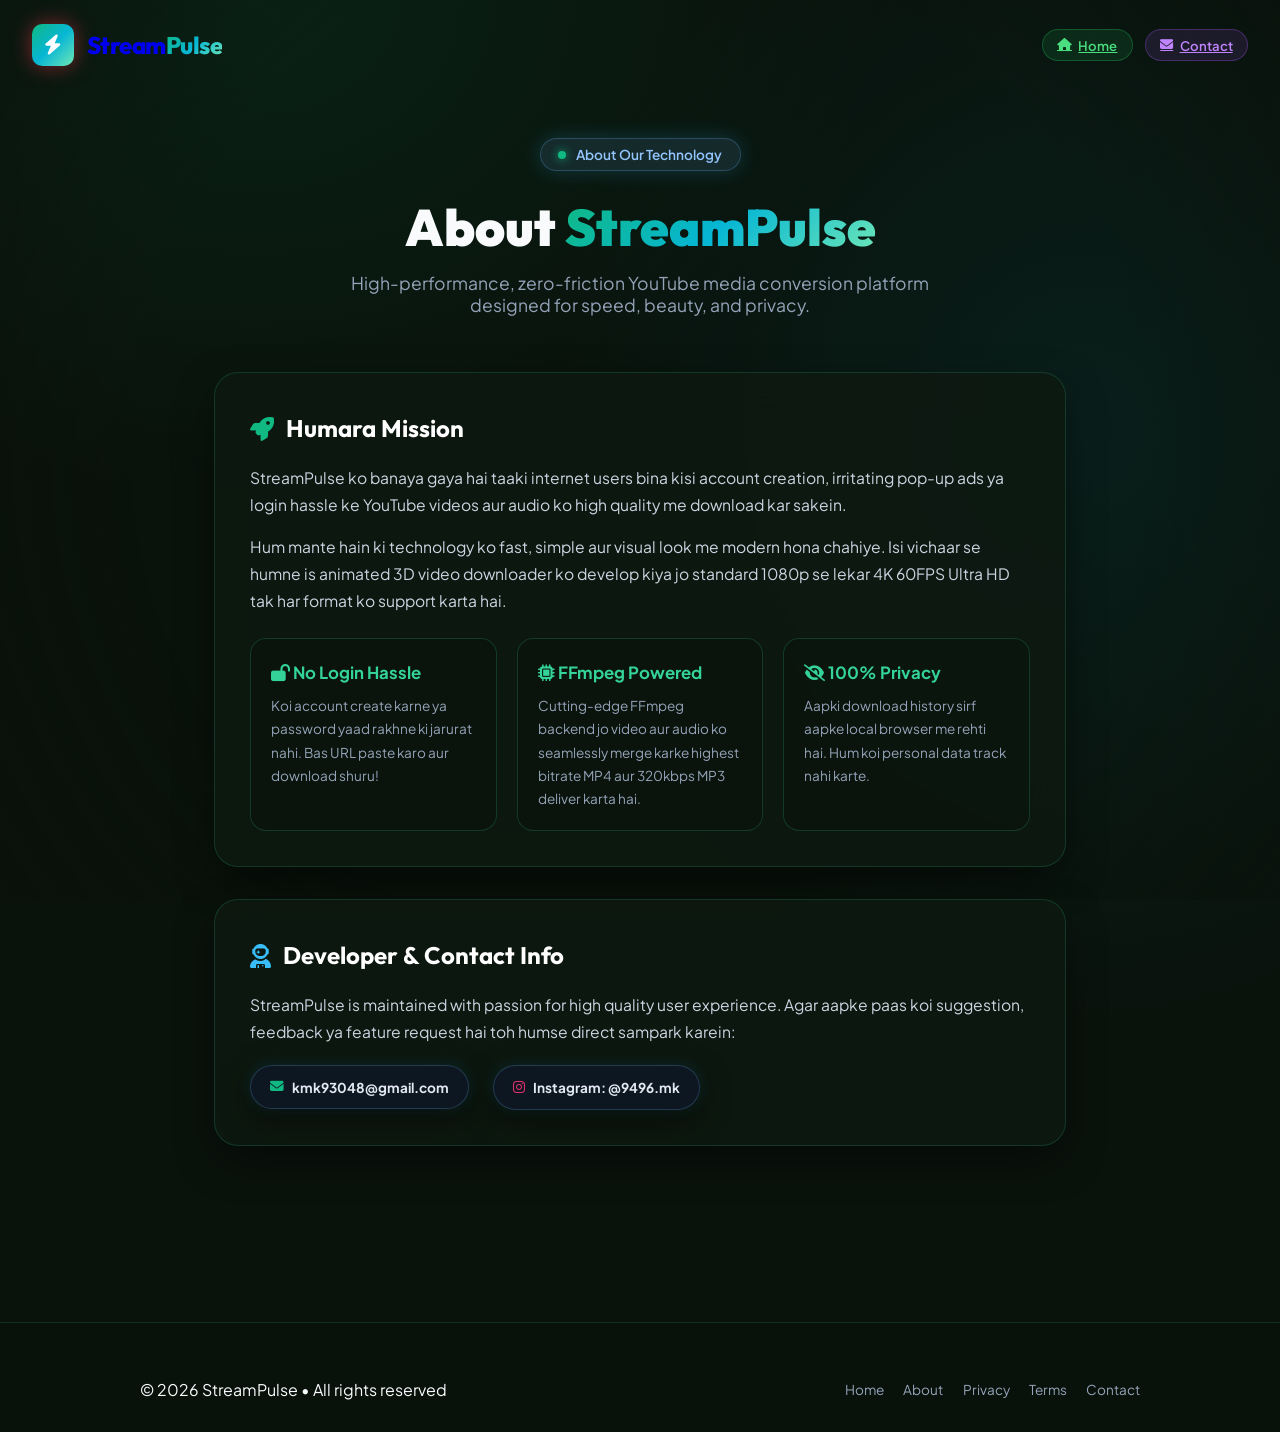
<file: static/about.html>
<!DOCTYPE html>
<html lang="en">
<head>
  <meta charset="UTF-8">
  <meta name="viewport" content="width=device-width, initial-scale=1.0">
  <title>About Us - StreamPulse | High Speed 4K YouTube Downloader</title>
  <meta name="description" content="Learn about StreamPulse, the fastest 3D animated YouTube video and MP3 audio downloader with zero login, 4K UHD support, and complete user privacy.">
  <link rel="canonical" href="https://ytpulse.net/about.html">
  <link rel="preconnect" href="https://fonts.googleapis.com">
  <link rel="preconnect" href="https://fonts.gstatic.com" crossorigin>
  <link href="https://fonts.googleapis.com/css2?family=Plus+Jakarta+Sans:wght@300;400;500;600;700;800&family=Outfit:wght@400;600;800;900&display=swap" rel="stylesheet">
  <link rel="stylesheet" href="https://cdnjs.cloudflare.com/ajax/libs/font-awesome/6.5.1/css/all.min.css">
  <link rel="stylesheet" href="style.css">
  
  <style>
    .page-container {
      max-width: 900px;
      margin: 0 auto;
      padding: 3rem 1.5rem 5rem;
    }
    .page-header {
      text-align: center;
      margin-bottom: 3.5rem;
    }
    .page-title {
      font-family: var(--font-display);
      font-size: clamp(2.2rem, 4vw, 3.2rem);
      font-weight: 900;
      margin-bottom: 0.8rem;
    }
    .about-card {
      padding: 2.2rem;
      border-radius: var(--radius-lg);
      margin-bottom: 2rem;
      line-height: 1.7;
    }
    .about-card h2 {
      font-family: var(--font-display);
      font-size: 1.5rem;
      color: #fff;
      margin-bottom: 1rem;
      display: flex;
      align-items: center;
      gap: 0.75rem;
    }
    .about-card p {
      color: #cbd5e1;
      margin-bottom: 1rem;
      font-size: 0.98rem;
    }
    .features-list {
      display: grid;
      grid-template-columns: repeat(auto-fit, minmax(240px, 1fr));
      gap: 1.25rem;
      margin-top: 1.5rem;
    }
    .feature-item {
      background: rgba(10, 18, 12, 0.5);
      border: 1px solid rgba(52, 211, 153, 0.2);
      padding: 1.25rem;
      border-radius: var(--radius-md);
    }
    .feature-item h4 {
      color: #34d399;
      font-size: 1.05rem;
      margin-bottom: 0.4rem;
    }
    .feature-item p {
      font-size: 0.85rem;
      color: var(--text-muted);
      margin-bottom: 0;
    }
  </style>
</head>
<body>
  <!-- Fullscreen HD Background Video -->
  <div class="fullscreen-video-bg">
    <video src="mk.mp4" autoplay loop muted playsinline></video>
    <div class="video-overlay-tint"></div>
    <div class="video-overlay-vignette"></div>
  </div>

  <canvas id="bg-canvas"></canvas>

  <!-- Navbar -->
  <header class="navbar">
    <div class="nav-container">
      <a href="/" class="logo">
        <div class="logo-icon"><i class="fa-solid fa-bolt"></i></div>
        <span class="logo-text">Stream<span class="gradient-text">Pulse</span></span>
      </a>
      <div class="nav-badges">
        <a href="/" class="badge badge-glow"><i class="fa-solid fa-house"></i> Home</a>
        <a href="/contact.html" class="badge badge-secondary"><i class="fa-solid fa-envelope"></i> Contact</a>
      </div>
    </div>
  </header>

  <main class="page-container">
    <div class="page-header">
      <div class="hero-badge animate-float">
        <span class="pulse-dot"></span>
        <span>About Our Technology</span>
      </div>
      <h1 class="page-title">About <span class="gradient-text">StreamPulse</span></h1>
      <p style="color: var(--text-muted); font-size: 1.1rem; max-width: 650px; margin: 0 auto;">
        High-performance, zero-friction YouTube media conversion platform designed for speed, beauty, and privacy.
      </p>
    </div>

    <!-- Mission Card -->
    <div class="about-card glass-card">
      <h2><i class="fa-solid fa-rocket" style="color: #10b981;"></i> Humara Mission</h2>
      <p>
        StreamPulse ko banaya gaya hai taaki internet users bina kisi account creation, irritating pop-up ads ya login hassle ke YouTube videos aur audio ko high quality me download kar sakein.
      </p>
      <p>
        Hum mante hain ki technology ko fast, simple aur visual look me modern hona chahiye. Isi vichaar se humne is animated 3D video downloader ko develop kiya jo standard 1080p se lekar 4K 60FPS Ultra HD tak har format ko support karta hai.
      </p>

      <div class="features-list">
        <div class="feature-item">
          <h4><i class="fa-solid fa-lock-open"></i> No Login Hassle</h4>
          <p>Koi account create karne ya password yaad rakhne ki jarurat nahi. Bas URL paste karo aur download shuru!</p>
        </div>
        <div class="feature-item">
          <h4><i class="fa-solid fa-microchip"></i> FFmpeg Powered</h4>
          <p>Cutting-edge FFmpeg backend jo video aur audio ko seamlessly merge karke highest bitrate MP4 aur 320kbps MP3 deliver karta hai.</p>
        </div>
        <div class="feature-item">
          <h4><i class="fa-solid fa-eye-slash"></i> 100% Privacy</h4>
          <p>Aapki download history sirf aapke local browser me rehti hai. Hum koi personal data track nahi karte.</p>
        </div>
      </div>
    </div>

    <!-- Creator Contact Card -->
    <div class="about-card glass-card">
      <h2><i class="fa-solid fa-user-astronaut" style="color: #38bdf8;"></i> Developer & Contact Info</h2>
      <p>
        StreamPulse is maintained with passion for high quality user experience. Agar aapke paas koi suggestion, feedback ya feature request hai toh humse direct sampark karein:
      </p>
      
      <div style="display: flex; gap: 1.5rem; flex-wrap: wrap; margin-top: 1.25rem;">
        <a href="mailto:kmk93048@gmail.com" class="chip-3d" style="text-decoration: none;">
          <i class="fa-solid fa-envelope" style="color: #10b981;"></i>
          <span>kmk93048@gmail.com</span>
        </a>
        <a href="https://instagram.com/9496.mk" target="_blank" rel="noopener noreferrer" class="chip-3d" style="text-decoration: none;">
          <i class="fa-brands fa-instagram" style="color: #e1306c;"></i>
          <span>Instagram: @9496.mk</span>
        </a>
      </div>
    </div>

  </main>

  <footer class="footer">
    <div style="max-width: 1000px; margin: 0 auto; display: flex; justify-content: space-between; flex-wrap: wrap; gap: 1rem; align-items: center;">
      <p>© 2026 StreamPulse • All rights reserved</p>
      <div style="display: flex; gap: 1.2rem; font-size: 0.85rem;">
        <a href="/" style="color: var(--text-muted); text-decoration: none;">Home</a>
        <a href="/about.html" style="color: var(--text-muted); text-decoration: none;">About</a>
        <a href="/privacy.html" style="color: var(--text-muted); text-decoration: none;">Privacy</a>
        <a href="/terms.html" style="color: var(--text-muted); text-decoration: none;">Terms</a>
        <a href="/contact.html" style="color: var(--text-muted); text-decoration: none;">Contact</a>
      </div>
    </div>
  </footer>
</body>
</html>
</file>
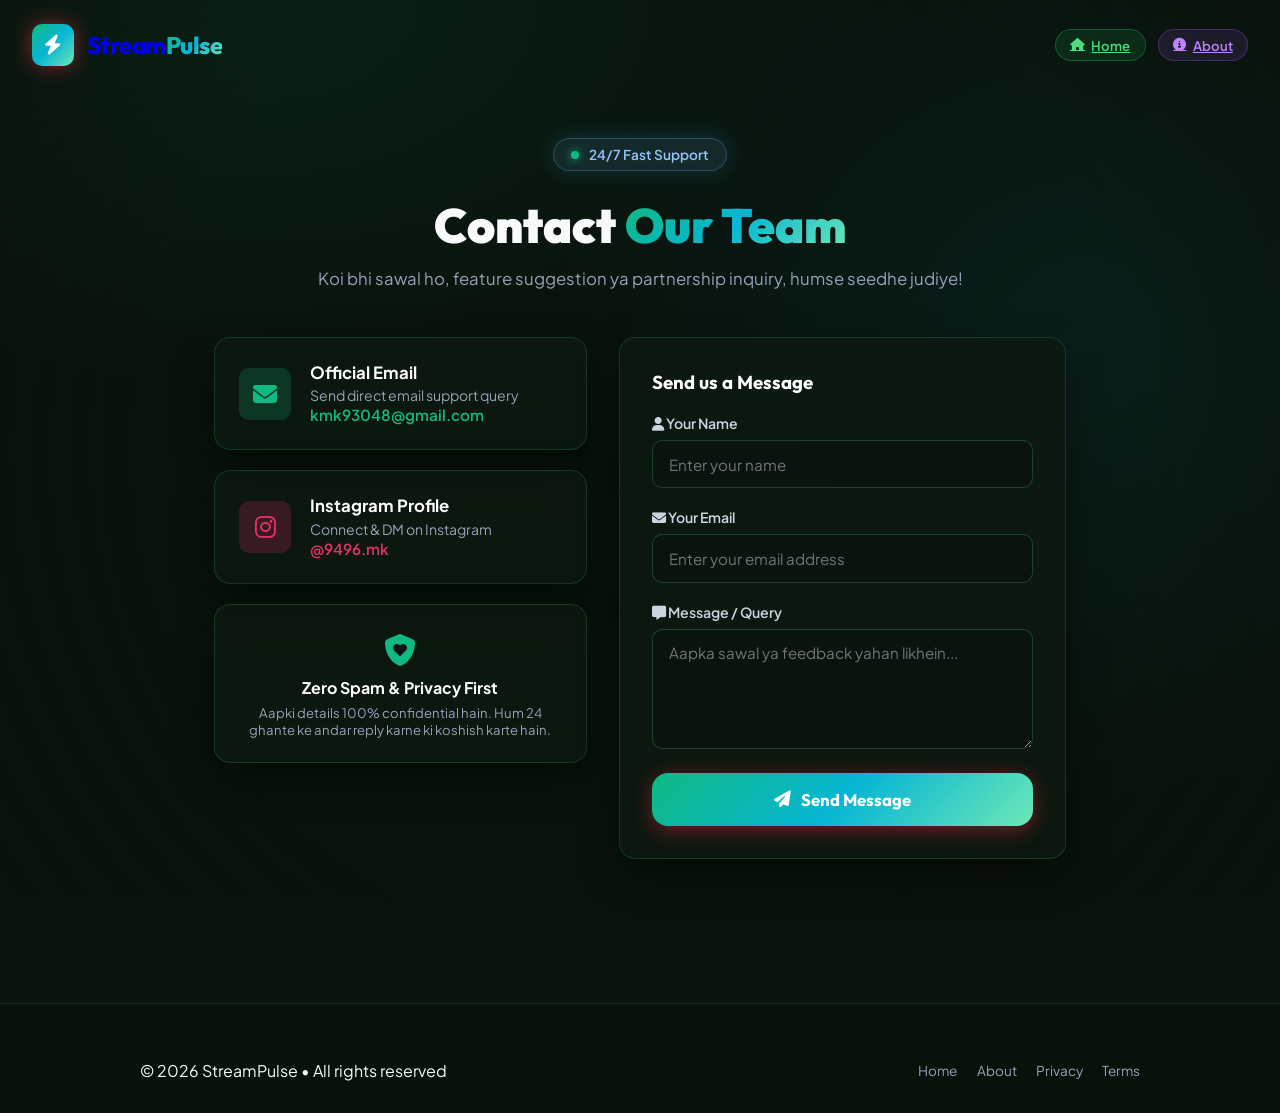
<file: static/contact.html>
<!DOCTYPE html>
<html lang="en">
<head>
  <meta charset="UTF-8">
  <meta name="viewport" content="width=device-width, initial-scale=1.0">
  <title>Contact Us - StreamPulse Support & Queries</title>
  <meta name="description" content="Get in touch with StreamPulse support team. Contact us via email kmk93048@gmail.com or Instagram @9496.mk for assistance, business inquiries, and feedback.">
  <meta name="keywords" content="contact StreamPulse, youtube downloader support, email kmk93048@gmail.com, instagram 9496.mk">
  <link rel="canonical" href="https://ytpulse.net/contact.html">

  <!-- OpenGraph Meta Tags -->
  <meta property="og:title" content="Contact Us - StreamPulse">
  <meta property="og:description" content="Reach out to StreamPulse team for support, feature requests or inquiries.">
  <meta property="og:type" content="website">

  <!-- Google Fonts & Icons -->
  <link rel="preconnect" href="https://fonts.googleapis.com">
  <link rel="preconnect" href="https://fonts.gstatic.com" crossorigin>
  <link href="https://fonts.googleapis.com/css2?family=Plus+Jakarta+Sans:wght@300;400;500;600;700;800&family=Outfit:wght@400;600;800;900&display=swap" rel="stylesheet">
  <link rel="stylesheet" href="https://cdnjs.cloudflare.com/ajax/libs/font-awesome/6.5.1/css/all.min.css">
  <link rel="stylesheet" href="style.css">
  
  <style>
    .page-container {
      max-width: 900px;
      margin: 0 auto;
      padding: 3rem 1.5rem 5rem;
    }
    .page-header {
      text-align: center;
      margin-bottom: 3rem;
    }
    .page-title {
      font-family: var(--font-display);
      font-size: clamp(2.2rem, 4vw, 3rem);
      font-weight: 900;
      margin-bottom: 0.8rem;
    }
    .contact-grid {
      display: grid;
      grid-template-columns: 1fr 1.2fr;
      gap: 2rem;
    }
    @media (max-width: 768px) {
      .contact-grid {
        grid-template-columns: 1fr;
      }
    }
    .contact-cards-col {
      display: flex;
      flex-direction: column;
      gap: 1.25rem;
    }
    .contact-channel-card {
      padding: 1.5rem;
      display: flex;
      align-items: center;
      gap: 1.2rem;
      border-radius: var(--radius-md);
      text-decoration: none;
      color: inherit;
      transition: all 0.3s ease;
    }
    .contact-channel-card:hover {
      transform: translateY(-3px);
      border-color: rgba(52, 211, 153, 0.5);
      box-shadow: 0 10px 30px rgba(16, 185, 129, 0.2);
    }
    .channel-icon {
      width: 52px;
      height: 52px;
      border-radius: var(--radius-sm);
      display: flex;
      align-items: center;
      justify-content: center;
      font-size: 1.5rem;
    }
    .channel-info h4 {
      font-size: 1.05rem;
      color: #fff;
      font-weight: 700;
      margin-bottom: 0.2rem;
    }
    .channel-info p {
      font-size: 0.88rem;
      color: var(--text-muted);
    }
    .channel-value {
      font-size: 0.95rem;
      color: var(--primary-red);
      font-weight: 600;
      word-break: break-all;
    }
    .form-group {
      margin-bottom: 1.25rem;
    }
    .form-group label {
      display: block;
      font-size: 0.88rem;
      font-weight: 600;
      margin-bottom: 0.5rem;
      color: #cbd5e1;
    }
    .form-control {
      width: 100%;
      background: rgba(10, 18, 12, 0.6);
      border: 1px solid rgba(52, 211, 153, 0.25);
      border-radius: var(--radius-sm);
      padding: 0.85rem 1rem;
      color: #fff;
      font-family: var(--font-body);
      font-size: 0.95rem;
      outline: none;
      transition: all 0.2s ease;
    }
    .form-control:focus {
      border-color: #10b981;
      box-shadow: 0 0 15px rgba(16, 185, 129, 0.3);
    }
    textarea.form-control {
      resize: vertical;
      min-height: 120px;
    }
  </style>
</head>
<body>
  <!-- Fullscreen HD Background Video -->
  <div class="fullscreen-video-bg">
    <video src="mk.mp4" autoplay loop muted playsinline></video>
    <div class="video-overlay-tint"></div>
    <div class="video-overlay-vignette"></div>
  </div>

  <canvas id="bg-canvas"></canvas>

  <!-- Navbar -->
  <header class="navbar">
    <div class="nav-container">
      <a href="/" class="logo">
        <div class="logo-icon"><i class="fa-solid fa-bolt"></i></div>
        <span class="logo-text">Stream<span class="gradient-text">Pulse</span></span>
      </a>
      <div class="nav-badges">
        <a href="/" class="badge badge-glow"><i class="fa-solid fa-house"></i> Home</a>
        <a href="/about.html" class="badge badge-secondary"><i class="fa-solid fa-circle-info"></i> About</a>
      </div>
    </div>
  </header>

  <main class="page-container">
    <div class="page-header">
      <div class="hero-badge animate-float">
        <span class="pulse-dot"></span>
        <span>24/7 Fast Support</span>
      </div>
      <h1 class="page-title">Contact <span class="gradient-text">Our Team</span></h1>
      <p style="color: var(--text-muted); font-size: 1.05rem;">
        Koi bhi sawal ho, feature suggestion ya partnership inquiry, humse seedhe judiye!
      </p>
    </div>

    <div class="contact-grid">
      <!-- Direct Contact Channels -->
      <div class="contact-cards-col">
        
        <!-- Official Email Card -->
        <a href="mailto:kmk93048@gmail.com" class="contact-channel-card glass-card">
          <div class="channel-icon" style="background: rgba(16, 185, 129, 0.2); color: #10b981;">
            <i class="fa-solid fa-envelope"></i>
          </div>
          <div class="channel-info">
            <h4>Official Email</h4>
            <p>Send direct email support query</p>
            <span class="channel-value">kmk93048@gmail.com</span>
          </div>
        </a>

        <!-- Instagram Profile Card -->
        <a href="https://instagram.com/9496.mk" target="_blank" rel="noopener noreferrer" class="contact-channel-card glass-card">
          <div class="channel-icon" style="background: rgba(225, 48, 108, 0.2); color: #e1306c;">
            <i class="fa-brands fa-instagram"></i>
          </div>
          <div class="channel-info">
            <h4>Instagram Profile</h4>
            <p>Connect & DM on Instagram</p>
            <span class="channel-value" style="color: #e1306c;">@9496.mk</span>
          </div>
        </a>

        <!-- Fast Response Guarantee -->
        <div class="glass-card" style="padding: 1.5rem; text-align: center; border-radius: var(--radius-md);">
          <div style="font-size: 2rem; color: #10b981; margin-bottom: 0.5rem;">
            <i class="fa-solid fa-shield-heart"></i>
          </div>
          <h4 style="color: #fff; margin-bottom: 0.4rem;">Zero Spam & Privacy First</h4>
          <p style="font-size: 0.82rem; color: var(--text-muted);">
            Aapki details 100% confidential hain. Hum 24 ghante ke andar reply karne ki koshish karte hain.
          </p>
        </div>

      </div>

      <!-- Quick Message Form -->
      <div class="glass-card" style="padding: 2rem; border-radius: var(--radius-md);">
        <h3 style="color: #fff; margin-bottom: 1.25rem; font-family: var(--font-display);">Send us a Message</h3>
        <form id="contact-form">
          <div class="form-group">
            <label for="c-name"><i class="fa-solid fa-user"></i> Your Name</label>
            <input type="text" id="c-name" class="form-control" placeholder="Enter your name" required>
          </div>
          <div class="form-group">
            <label for="c-email"><i class="fa-solid fa-envelope"></i> Your Email</label>
            <input type="email" id="c-email" class="form-control" placeholder="Enter your email address" required>
          </div>
          <div class="form-group">
            <label for="c-msg"><i class="fa-solid fa-message"></i> Message / Query</label>
            <textarea id="c-msg" class="form-control" placeholder="Aapka sawal ya feedback yahan likhein..." required></textarea>
          </div>
          <button type="submit" class="btn-primary" style="width: 100%;">
            <i class="fa-solid fa-paper-plane"></i> Send Message
          </button>
        </form>
      </div>

    </div>
  </main>

  <footer class="footer">
    <div style="max-width: 1000px; margin: 0 auto; display: flex; justify-content: space-between; flex-wrap: wrap; gap: 1rem; align-items: center;">
      <p>© 2026 StreamPulse • All rights reserved</p>
      <div style="display: flex; gap: 1.2rem; font-size: 0.85rem;">
        <a href="/" style="color: var(--text-muted); text-decoration: none;">Home</a>
        <a href="/about.html" style="color: var(--text-muted); text-decoration: none;">About</a>
        <a href="/privacy.html" style="color: var(--text-muted); text-decoration: none;">Privacy</a>
        <a href="/terms.html" style="color: var(--text-muted); text-decoration: none;">Terms</a>
      </div>
    </div>
  </footer>

  <div id="toast-container" class="toast-container"></div>

  <script>
    document.getElementById('contact-form').addEventListener('submit', function(e) {
      e.preventDefault();
      const toast = document.createElement('div');
      toast.className = 'toast toast-success';
      toast.innerHTML = '<i class="fa-solid fa-circle-check"></i> <span>Message received! Thank you for contacting us.</span>';
      document.getElementById('toast-container').appendChild(toast);
      this.reset();
      setTimeout(() => toast.remove(), 4000);
    });
  </script>
</body>
</html>
</file>
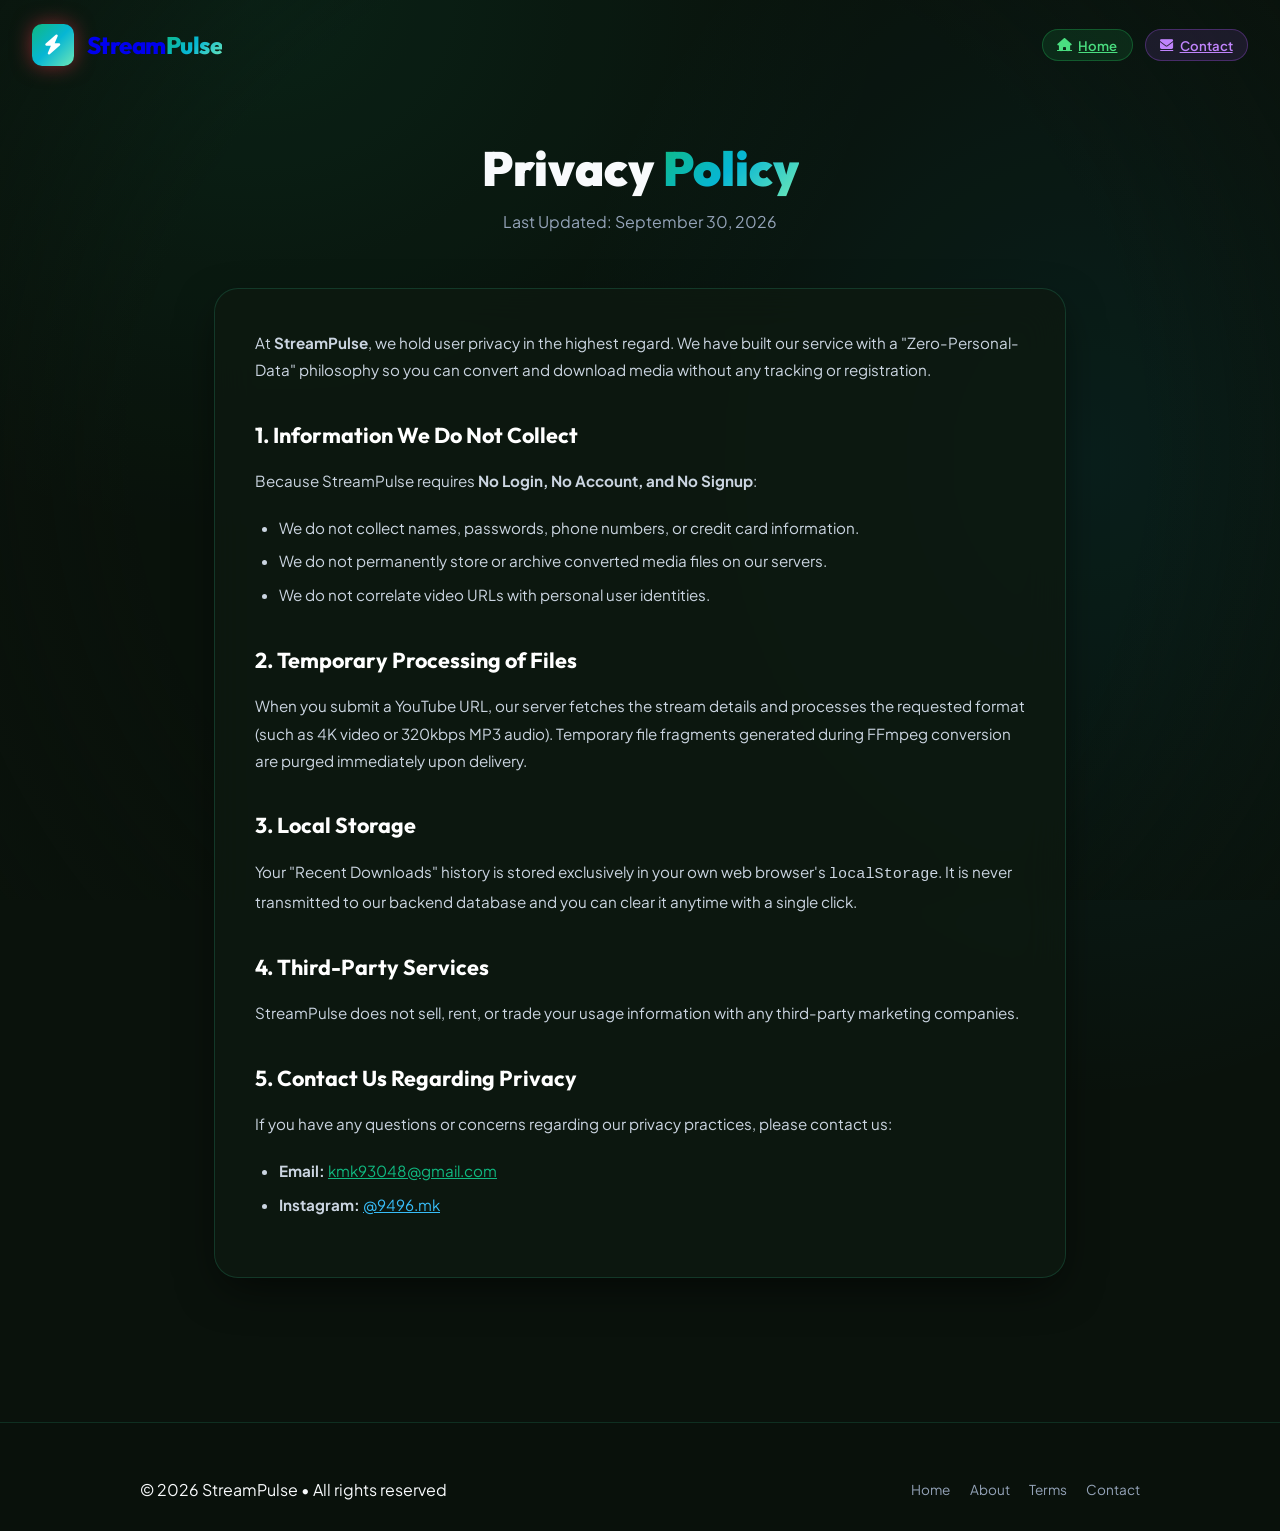
<file: static/privacy.html>
<!DOCTYPE html>
<html lang="en">
<head>
  <meta charset="UTF-8">
  <meta name="viewport" content="width=device-width, initial-scale=1.0">
  <title>Privacy Policy - StreamPulse</title>
  <meta name="description" content="StreamPulse Privacy Policy. We do not collect personal data, require user registration, or log user download activities.">
  <link rel="canonical" href="https://ytpulse.net/privacy.html">
  <link rel="preconnect" href="https://fonts.googleapis.com">
  <link rel="preconnect" href="https://fonts.gstatic.com" crossorigin>
  <link href="https://fonts.googleapis.com/css2?family=Plus+Jakarta+Sans:wght@300;400;500;600;700;800&family=Outfit:wght@400;600;800;900&display=swap" rel="stylesheet">
  <link rel="stylesheet" href="https://cdnjs.cloudflare.com/ajax/libs/font-awesome/6.5.1/css/all.min.css">
  <link rel="stylesheet" href="style.css">
  
  <style>
    .page-container {
      max-width: 900px;
      margin: 0 auto;
      padding: 3rem 1.5rem 5rem;
    }
    .page-header {
      text-align: center;
      margin-bottom: 3.5rem;
    }
    .page-title {
      font-family: var(--font-display);
      font-size: clamp(2rem, 4vw, 3rem);
      font-weight: 900;
      margin-bottom: 0.8rem;
    }
    .policy-content {
      padding: 2.5rem;
      border-radius: var(--radius-lg);
      line-height: 1.8;
      color: #cbd5e1;
    }
    .policy-content h2 {
      font-family: var(--font-display);
      font-size: 1.35rem;
      color: #fff;
      margin: 2rem 0 0.8rem;
    }
    .policy-content p {
      margin-bottom: 1.2rem;
      font-size: 0.95rem;
    }
    .policy-content ul {
      margin: 0 0 1.2rem 1.5rem;
    }
    .policy-content li {
      margin-bottom: 0.4rem;
      font-size: 0.95rem;
    }
  </style>
</head>
<body>
  <!-- Fullscreen HD Background Video -->
  <div class="fullscreen-video-bg">
    <video src="mk.mp4" autoplay loop muted playsinline></video>
    <div class="video-overlay-tint"></div>
    <div class="video-overlay-vignette"></div>
  </div>

  <canvas id="bg-canvas"></canvas>

  <header class="navbar">
    <div class="nav-container">
      <a href="/" class="logo">
        <div class="logo-icon"><i class="fa-solid fa-bolt"></i></div>
        <span class="logo-text">Stream<span class="gradient-text">Pulse</span></span>
      </a>
      <div class="nav-badges">
        <a href="/" class="badge badge-glow"><i class="fa-solid fa-house"></i> Home</a>
        <a href="/contact.html" class="badge badge-secondary"><i class="fa-solid fa-envelope"></i> Contact</a>
      </div>
    </div>
  </header>

  <main class="page-container">
    <div class="page-header">
      <h1 class="page-title">Privacy <span class="gradient-text">Policy</span></h1>
      <p style="color: var(--text-muted);">Last Updated: September 30, 2026</p>
    </div>

    <div class="policy-content glass-card">
      <p>
        At <strong>StreamPulse</strong>, we hold user privacy in the highest regard. We have built our service with a "Zero-Personal-Data" philosophy so you can convert and download media without any tracking or registration.
      </p>

      <h2>1. Information We Do Not Collect</h2>
      <p>Because StreamPulse requires <strong>No Login, No Account, and No Signup</strong>:</p>
      <ul>
        <li>We do not collect names, passwords, phone numbers, or credit card information.</li>
        <li>We do not permanently store or archive converted media files on our servers.</li>
        <li>We do not correlate video URLs with personal user identities.</li>
      </ul>

      <h2>2. Temporary Processing of Files</h2>
      <p>
        When you submit a YouTube URL, our server fetches the stream details and processes the requested format (such as 4K video or 320kbps MP3 audio). Temporary file fragments generated during FFmpeg conversion are purged immediately upon delivery.
      </p>

      <h2>3. Local Storage</h2>
      <p>
        Your "Recent Downloads" history is stored exclusively in your own web browser's <code>localStorage</code>. It is never transmitted to our backend database and you can clear it anytime with a single click.
      </p>

      <h2>4. Third-Party Services</h2>
      <p>
        StreamPulse does not sell, rent, or trade your usage information with any third-party marketing companies.
      </p>

      <h2>5. Contact Us Regarding Privacy</h2>
      <p>
        If you have any questions or concerns regarding our privacy practices, please contact us:
      </p>
      <ul>
        <li><strong>Email:</strong> <a href="mailto:kmk93048@gmail.com" style="color: #10b981;">kmk93048@gmail.com</a></li>
        <li><strong>Instagram:</strong> <a href="https://instagram.com/9496.mk" target="_blank" style="color: #38bdf8;">@9496.mk</a></li>
      </ul>
    </div>
  </main>

  <footer class="footer">
    <div style="max-width: 1000px; margin: 0 auto; display: flex; justify-content: space-between; flex-wrap: wrap; gap: 1rem; align-items: center;">
      <p>© 2026 StreamPulse • All rights reserved</p>
      <div style="display: flex; gap: 1.2rem; font-size: 0.85rem;">
        <a href="/" style="color: var(--text-muted); text-decoration: none;">Home</a>
        <a href="/about.html" style="color: var(--text-muted); text-decoration: none;">About</a>
        <a href="/terms.html" style="color: var(--text-muted); text-decoration: none;">Terms</a>
        <a href="/contact.html" style="color: var(--text-muted); text-decoration: none;">Contact</a>
      </div>
    </div>
  </footer>
</body>
</html>
</file>
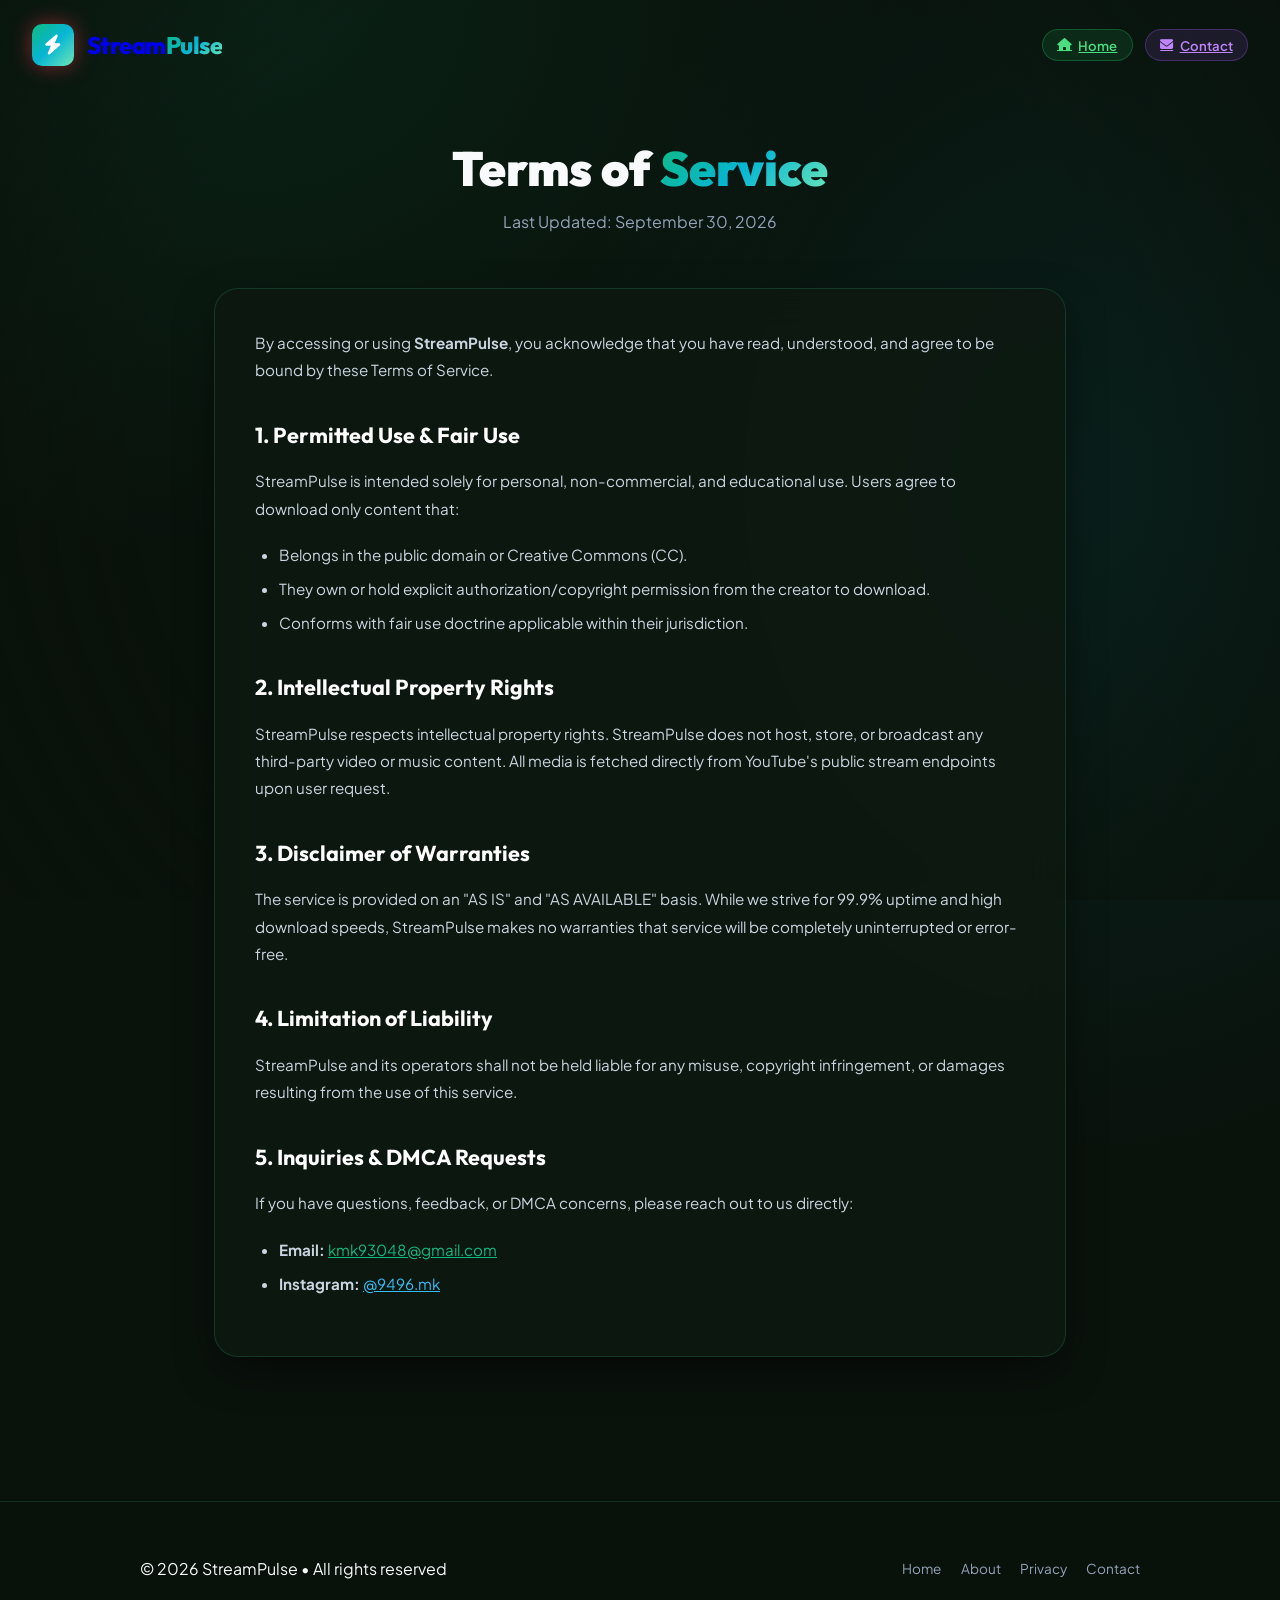
<file: static/terms.html>
<!DOCTYPE html>
<html lang="en">
<head>
  <meta charset="UTF-8">
  <meta name="viewport" content="width=device-width, initial-scale=1.0">
  <title>Terms of Service - StreamPulse</title>
  <meta name="description" content="Terms of Service and Fair Use Disclaimer for StreamPulse free online YouTube video downloader.">
  <link rel="canonical" href="https://ytpulse.net/terms.html">
  <link rel="preconnect" href="https://fonts.googleapis.com">
  <link rel="preconnect" href="https://fonts.gstatic.com" crossorigin>
  <link href="https://fonts.googleapis.com/css2?family=Plus+Jakarta+Sans:wght@300;400;500;600;700;800&family=Outfit:wght@400;600;800;900&display=swap" rel="stylesheet">
  <link rel="stylesheet" href="https://cdnjs.cloudflare.com/ajax/libs/font-awesome/6.5.1/css/all.min.css">
  <link rel="stylesheet" href="style.css">
  
  <style>
    .page-container {
      max-width: 900px;
      margin: 0 auto;
      padding: 3rem 1.5rem 5rem;
    }
    .page-header {
      text-align: center;
      margin-bottom: 3.5rem;
    }
    .page-title {
      font-family: var(--font-display);
      font-size: clamp(2rem, 4vw, 3rem);
      font-weight: 900;
      margin-bottom: 0.8rem;
    }
    .terms-content {
      padding: 2.5rem;
      border-radius: var(--radius-lg);
      line-height: 1.8;
      color: #cbd5e1;
    }
    .terms-content h2 {
      font-family: var(--font-display);
      font-size: 1.35rem;
      color: #fff;
      margin: 2rem 0 0.8rem;
    }
    .terms-content p {
      margin-bottom: 1.2rem;
      font-size: 0.95rem;
    }
    .terms-content ul {
      margin: 0 0 1.2rem 1.5rem;
    }
    .terms-content li {
      margin-bottom: 0.4rem;
      font-size: 0.95rem;
    }
  </style>
</head>
<body>
  <!-- Fullscreen HD Background Video -->
  <div class="fullscreen-video-bg">
    <video src="mk.mp4" autoplay loop muted playsinline></video>
    <div class="video-overlay-tint"></div>
    <div class="video-overlay-vignette"></div>
  </div>

  <canvas id="bg-canvas"></canvas>

  <header class="navbar">
    <div class="nav-container">
      <a href="/" class="logo">
        <div class="logo-icon"><i class="fa-solid fa-bolt"></i></div>
        <span class="logo-text">Stream<span class="gradient-text">Pulse</span></span>
      </a>
      <div class="nav-badges">
        <a href="/" class="badge badge-glow"><i class="fa-solid fa-house"></i> Home</a>
        <a href="/contact.html" class="badge badge-secondary"><i class="fa-solid fa-envelope"></i> Contact</a>
      </div>
    </div>
  </header>

  <main class="page-container">
    <div class="page-header">
      <h1 class="page-title">Terms of <span class="gradient-text">Service</span></h1>
      <p style="color: var(--text-muted);">Last Updated: September 30, 2026</p>
    </div>

    <div class="terms-content glass-card">
      <p>
        By accessing or using <strong>StreamPulse</strong>, you acknowledge that you have read, understood, and agree to be bound by these Terms of Service.
      </p>

      <h2>1. Permitted Use & Fair Use</h2>
      <p>
        StreamPulse is intended solely for personal, non-commercial, and educational use. Users agree to download only content that:
      </p>
      <ul>
        <li>Belongs in the public domain or Creative Commons (CC).</li>
        <li>They own or hold explicit authorization/copyright permission from the creator to download.</li>
        <li>Conforms with fair use doctrine applicable within their jurisdiction.</li>
      </ul>

      <h2>2. Intellectual Property Rights</h2>
      <p>
        StreamPulse respects intellectual property rights. StreamPulse does not host, store, or broadcast any third-party video or music content. All media is fetched directly from YouTube's public stream endpoints upon user request.
      </p>

      <h2>3. Disclaimer of Warranties</h2>
      <p>
        The service is provided on an "AS IS" and "AS AVAILABLE" basis. While we strive for 99.9% uptime and high download speeds, StreamPulse makes no warranties that service will be completely uninterrupted or error-free.
      </p>

      <h2>4. Limitation of Liability</h2>
      <p>
        StreamPulse and its operators shall not be held liable for any misuse, copyright infringement, or damages resulting from the use of this service.
      </p>

      <h2>5. Inquiries & DMCA Requests</h2>
      <p>
        If you have questions, feedback, or DMCA concerns, please reach out to us directly:
      </p>
      <ul>
        <li><strong>Email:</strong> <a href="mailto:kmk93048@gmail.com" style="color: #10b981;">kmk93048@gmail.com</a></li>
        <li><strong>Instagram:</strong> <a href="https://instagram.com/9496.mk" target="_blank" style="color: #38bdf8;">@9496.mk</a></li>
      </ul>
    </div>
  </main>

  <footer class="footer">
    <div style="max-width: 1000px; margin: 0 auto; display: flex; justify-content: space-between; flex-wrap: wrap; gap: 1rem; align-items: center;">
      <p>© 2026 StreamPulse • All rights reserved</p>
      <div style="display: flex; gap: 1.2rem; font-size: 0.85rem;">
        <a href="/" style="color: var(--text-muted); text-decoration: none;">Home</a>
        <a href="/about.html" style="color: var(--text-muted); text-decoration: none;">About</a>
        <a href="/privacy.html" style="color: var(--text-muted); text-decoration: none;">Privacy</a>
        <a href="/contact.html" style="color: var(--text-muted); text-decoration: none;">Contact</a>
      </div>
    </div>
  </footer>
</body>
</html>
</file>
<file: static/style.css>
:root {
  --bg-dark: #0a120c;
  --bg-card: rgba(14, 25, 17, 0.82);
  --bg-card-hover: rgba(20, 36, 25, 0.92);
  --border-glass: rgba(52, 211, 153, 0.18);
  --border-glow: rgba(52, 211, 153, 0.45);
  --primary-red: #10b981;
  --primary-gradient: linear-gradient(135deg, #10b981 0%, #06b6d4 50%, #6ee7b7 100%);
  --accent-purple: #10b981;
  --accent-blue: #06b6d4;
  --accent-green: #34d399;
  --text-main: #f8fafc;
  --text-muted: #94a3b8;
  --radius-lg: 24px;
  --radius-md: 16px;
  --radius-sm: 10px;
  --shadow-glow: 0 0 35px rgba(16, 185, 129, 0.3);
  --shadow-card: 0 15px 45px -10px rgba(0, 0, 0, 0.65);
  --font-body: 'Plus Jakarta Sans', sans-serif;
  --font-display: 'Outfit', sans-serif;
}

* {
  margin: 0;
  padding: 0;
  box-sizing: border-box;
}

body {
  background-color: var(--bg-dark);
  background-image: 
    radial-gradient(ellipse 70% 50% at 20% 0%, rgba(16, 185, 129, 0.12), transparent 70%),
    radial-gradient(ellipse 60% 60% at 85% 30%, rgba(6, 182, 212, 0.1), transparent 70%),
    radial-gradient(ellipse 90% 70% at 50% 100%, rgba(10, 18, 12, 0.4), transparent 80%);
  color: var(--text-main);
  font-family: var(--font-body);
  min-height: 100vh;
  position: relative;
  overflow-x: hidden;
  display: flex;
  flex-direction: column;
}

/* Background Canvas */
#bg-canvas {
  position: fixed;
  top: 0;
  left: 0;
  width: 100%;
  height: 100%;
  z-index: -2;
  pointer-events: none;
}

/* Ambient Glow Blobs disabled to keep video 100% razor sharp HD */
.ambient-glow {
  display: none;
}

@keyframes blobFloat {
  0% { transform: translate(0, 0) scale(1); }
  50% { transform: translate(50px, 35px) scale(1.08); }
  100% { transform: translate(-35px, 60px) scale(0.95); }
}

/* Glassmorphism Generic Card */
.glass-card {
  background: var(--bg-card);
  backdrop-filter: blur(20px);
  -webkit-backdrop-filter: blur(20px);
  border: 1px solid var(--border-glass);
  box-shadow: var(--shadow-card);
  border-radius: var(--radius-lg);
  transition: all 0.3s cubic-bezier(0.16, 1, 0.3, 1);
}

.gradient-text {
  background: var(--primary-gradient);
  -webkit-background-clip: text;
  -webkit-text-fill-color: transparent;
  display: inline-block;
}

/* Navbar */
.navbar {
  padding: 1.5rem 2rem;
  width: 100%;
  max-width: 1280px;
  margin: 0 auto;
}

.nav-container {
  display: flex;
  align-items: center;
  justify-content: space-between;
}

.logo {
  display: flex;
  align-items: center;
  gap: 0.8rem;
  text-decoration: none;
}

.logo-icon {
  width: 42px;
  height: 42px;
  background: var(--primary-gradient);
  border-radius: var(--radius-sm);
  display: flex;
  align-items: center;
  justify-content: center;
  font-size: 1.25rem;
  color: white;
  box-shadow: 0 0 20px rgba(255, 51, 75, 0.5);
  animation: pulseLogo 3s infinite ease-in-out;
}

@keyframes pulseLogo {
  0%, 100% { transform: scale(1); }
  50% { transform: scale(1.05); box-shadow: 0 0 28px rgba(168, 85, 247, 0.6); }
}

.logo-text {
  font-family: var(--font-display);
  font-size: 1.5rem;
  font-weight: 800;
  letter-spacing: -0.5px;
}

.nav-badges {
  display: flex;
  gap: 0.75rem;
}

.badge {
  display: inline-flex;
  align-items: center;
  gap: 0.4rem;
  padding: 0.4rem 0.9rem;
  border-radius: 9999px;
  font-size: 0.82rem;
  font-weight: 600;
}

.badge-glow {
  background: rgba(34, 197, 94, 0.12);
  color: #4ade80;
  border: 1px solid rgba(34, 197, 94, 0.3);
}

.badge-secondary {
  background: rgba(168, 85, 247, 0.12);
  color: #c084fc;
  border: 1px solid rgba(168, 85, 247, 0.3);
}

/* Main Content */
.main-content {
  flex: 1;
  width: 100%;
  max-width: 1200px;
  margin: 0 auto;
  padding: 1.5rem 1.5rem 4rem;
}

/* Fullscreen Crystal Clear HD Video Background */
.fullscreen-video-bg {
  position: fixed;
  top: 0;
  left: 0;
  width: 100vw;
  height: 100vh;
  overflow: hidden;
  z-index: -10;
  pointer-events: none;
}

.fullscreen-video-bg video {
  width: 100%;
  height: 100%;
  object-fit: cover;
  /* 100% Native 1080p Full HD sharpness with zero pixel stretching */
  transform: none;
  filter: none;
  image-rendering: -webkit-optimize-contrast;
  image-rendering: high-quality;
}

.video-overlay-tint {
  position: absolute;
  inset: 0;
  /* Ultra-lightweight clear tint for perfect text contrast without washing out video */
  background: rgba(10, 18, 12, 0.22);
}

.video-overlay-vignette {
  position: absolute;
  inset: 0;
  background: radial-gradient(circle at center, transparent 65%, rgba(10, 18, 12, 0.5) 100%);
  pointer-events: none;
}

/* Sound Toggle Button */
.sound-toggle-btn {
  background: rgba(14, 24, 38, 0.75);
  backdrop-filter: blur(12px);
  -webkit-backdrop-filter: blur(12px);
  border: 1px solid rgba(88, 144, 191, 0.35);
  color: #cbd5e1;
  padding: 0.42rem 0.95rem;
  border-radius: 9999px;
  font-size: 0.82rem;
  font-weight: 600;
  cursor: pointer;
  display: inline-flex;
  align-items: center;
  gap: 0.45rem;
  transition: all 0.25s ease;
}

.sound-toggle-btn:hover {
  background: rgba(56, 189, 248, 0.2);
  color: #38bdf8;
  border-color: rgba(56, 189, 248, 0.5);
  transform: scale(1.04);
}

.sound-toggle-btn.active {
  background: rgba(56, 189, 248, 0.25);
  color: #38bdf8;
  border-color: #38bdf8;
  box-shadow: 0 0 15px rgba(56, 189, 248, 0.4);
}

/* Hero Centered Section */
.hero-centered {
  text-align: center;
  display: flex;
  flex-direction: column;
  align-items: center;
  padding: 3rem 0 3.5rem;
  position: relative;
}

.hero-badge {
  display: inline-flex;
  align-items: center;
  gap: 0.6rem;
  padding: 0.45rem 1.1rem;
  background: rgba(87, 142, 194, 0.16);
  backdrop-filter: blur(12px);
  border: 1px solid rgba(87, 142, 194, 0.35);
  border-radius: 9999px;
  font-size: 0.85rem;
  font-weight: 600;
  color: #93c5fd;
  margin-bottom: 1.5rem;
  box-shadow: 0 0 20px rgba(56, 189, 248, 0.2);
}

.pulse-dot {
  width: 8px;
  height: 8px;
  border-radius: 50%;
  background-color: var(--primary-red);
  box-shadow: 0 0 10px var(--primary-red);
  animation: pulseDot 1.8s infinite;
}

@keyframes pulseDot {
  0% { transform: scale(0.9); opacity: 0.8; }
  50% { transform: scale(1.4); opacity: 1; }
  100% { transform: scale(0.9); opacity: 0.8; }
}

.hero-title {
  font-family: var(--font-display);
  font-size: clamp(2.4rem, 5.5vw, 4rem);
  font-weight: 900;
  line-height: 1.15;
  letter-spacing: -1px;
  margin-bottom: 1.25rem;
  text-shadow: 0 4px 30px rgba(0, 0, 0, 0.7);
}

.shine-effect {
  position: relative;
  overflow: hidden;
}

.hero-subtitle {
  font-size: clamp(1.02rem, 2vw, 1.25rem);
  color: #cbd5e1;
  max-width: 680px;
  margin: 0 auto 2.4rem;
  line-height: 1.6;
  text-shadow: 0 2px 15px rgba(0, 0, 0, 0.8);
}

/* 3D Floating Chips */
.hero-3d-chips {
  display: flex;
  justify-content: center;
  align-items: center;
  flex-wrap: wrap;
  gap: 1rem;
  margin-top: 2.2rem;
}

.chip-3d {
  background: rgba(14, 24, 38, 0.82);
  backdrop-filter: blur(16px);
  -webkit-backdrop-filter: blur(16px);
  border: 1px solid rgba(88, 144, 191, 0.3);
  padding: 0.6rem 1.15rem;
  border-radius: 9999px;
  font-size: 0.85rem;
  font-weight: 700;
  color: #e2e8f0;
  display: inline-flex;
  align-items: center;
  gap: 0.55rem;
  box-shadow: 0 10px 30px rgba(0, 0, 0, 0.5), 0 0 15px rgba(56, 189, 248, 0.15);
  transition: all 0.3s cubic-bezier(0.16, 1, 0.3, 1);
}

.chip-3d:hover {
  transform: translateY(-4px) scale(1.03);
  border-color: rgba(56, 189, 248, 0.6);
  box-shadow: 0 15px 35px rgba(0, 0, 0, 0.6), 0 0 25px rgba(56, 189, 248, 0.35);
  color: #fff;
}

/* Search Box Container */
.search-box-wrapper {
  max-width: 780px;
  margin: 0 auto;
  padding: 0.75rem;
  display: flex;
  flex-direction: row;
  align-items: center;
  gap: 0.75rem;
  border: 1px solid rgba(255, 255, 255, 0.12);
  transition: all 0.3s ease;
  position: relative;
}

.search-box-wrapper:focus-within {
  border-color: rgba(255, 51, 75, 0.6);
  box-shadow: 0 0 35px rgba(255, 51, 75, 0.3);
  transform: translateY(-2px);
}

.search-input-container {
  flex: 1;
  display: flex;
  align-items: center;
  padding: 0.4rem 0.8rem;
  background: rgba(0, 0, 0, 0.25);
  border-radius: var(--radius-md);
  gap: 0.75rem;
}

.input-icon {
  font-size: 1.4rem;
  color: var(--primary-red);
}

#video-url {
  flex: 1;
  background: transparent;
  border: none;
  outline: none;
  color: #fff;
  font-size: 1.05rem;
  font-family: var(--font-body);
}

#video-url::placeholder {
  color: #64748b;
}

.btn-action-icon {
  background: rgba(255, 255, 255, 0.08);
  border: 1px solid rgba(255, 255, 255, 0.1);
  color: #e2e8f0;
  padding: 0.5rem 0.9rem;
  border-radius: var(--radius-sm);
  font-size: 0.85rem;
  font-weight: 600;
  cursor: pointer;
  display: flex;
  align-items: center;
  gap: 0.4rem;
  transition: all 0.2s ease;
}

.btn-action-icon:hover {
  background: rgba(255, 255, 255, 0.18);
  color: #fff;
  transform: scale(1.03);
}

.btn-primary {
  background: var(--primary-gradient);
  border: none;
  color: white;
  padding: 1rem 1.8rem;
  border-radius: var(--radius-md);
  font-size: 1.05rem;
  font-weight: 700;
  font-family: var(--font-display);
  cursor: pointer;
  display: flex;
  align-items: center;
  justify-content: center;
  gap: 0.6rem;
  transition: all 0.3s cubic-bezier(0.16, 1, 0.3, 1);
  box-shadow: 0 4px 20px rgba(255, 51, 75, 0.4);
  white-space: nowrap;
}

.btn-primary:hover {
  transform: translateY(-2px);
  box-shadow: 0 8px 30px rgba(255, 51, 75, 0.6);
  filter: brightness(1.1);
}

.btn-primary:active {
  transform: translateY(0);
}

/* Spinner */
.spinner {
  width: 22px;
  height: 22px;
  border: 3px solid rgba(255, 255, 255, 0.3);
  border-top-color: #fff;
  border-radius: 50%;
  animation: spin 0.8s linear infinite;
}

@keyframes spin {
  to { transform: rotate(360deg); }
}

/* Quick pills */
.quick-tags {
  display: flex;
  align-items: center;
  justify-content: center;
  flex-wrap: wrap;
  gap: 0.6rem;
  margin-top: 1.5rem;
}

.tag-label {
  font-size: 0.85rem;
  color: var(--text-muted);
}

.quick-pill {
  background: rgba(255, 255, 255, 0.05);
  border: 1px solid rgba(255, 255, 255, 0.08);
  color: #cbd5e1;
  padding: 0.4rem 0.85rem;
  border-radius: 9999px;
  font-size: 0.82rem;
  cursor: pointer;
  display: inline-flex;
  align-items: center;
  gap: 0.4rem;
  transition: all 0.2s ease;
}

.quick-pill:hover {
  background: rgba(255, 51, 75, 0.15);
  border-color: rgba(255, 51, 75, 0.4);
  color: #fff;
  transform: translateY(-1px);
}

/* Video Preview Section */
.preview-section {
  margin: 2.5rem auto 3.5rem;
  max-width: 880px;
  animation: slideFadeUp 0.5s cubic-bezier(0.16, 1, 0.3, 1) forwards;
}

@keyframes slideFadeUp {
  from {
    opacity: 0;
    transform: translateY(30px) scale(0.97);
  }
  to {
    opacity: 1;
    transform: translateY(0) scale(1);
  }
}

.preview-card {
  padding: 1.8rem;
  position: relative;
  overflow: hidden;
  border-color: rgba(255, 255, 255, 0.12);
}

.close-preview-btn {
  position: absolute;
  top: 1.2rem;
  right: 1.2rem;
  background: rgba(255, 255, 255, 0.08);
  border: 1px solid rgba(255, 255, 255, 0.1);
  color: var(--text-muted);
  width: 32px;
  height: 32px;
  border-radius: 50%;
  cursor: pointer;
  display: flex;
  align-items: center;
  justify-content: center;
  transition: all 0.2s;
  z-index: 5;
}

.close-preview-btn:hover {
  background: rgba(239, 68, 68, 0.3);
  color: #fff;
}

.preview-grid {
  display: grid;
  grid-template-columns: 320px 1fr;
  gap: 1.8rem;
  align-items: start;
}

.thumbnail-col {
  display: flex;
  flex-direction: column;
  gap: 0.9rem;
}

.thumbnail-wrapper {
  position: relative;
  border-radius: var(--radius-md);
  overflow: hidden;
  aspect-ratio: 16 / 9;
  background: #000;
  box-shadow: 0 8px 25px rgba(0, 0, 0, 0.4);
}

.video-thumbnail {
  width: 100%;
  height: 100%;
  object-fit: cover;
  transition: transform 0.4s ease;
}

.thumbnail-wrapper:hover .video-thumbnail {
  transform: scale(1.05);
}

.duration-badge {
  position: absolute;
  bottom: 0.6rem;
  right: 0.6rem;
  background: rgba(0, 0, 0, 0.85);
  backdrop-filter: blur(4px);
  padding: 0.25rem 0.55rem;
  border-radius: 4px;
  font-size: 0.75rem;
  font-weight: 700;
  color: #fff;
}

.video-meta {
  display: flex;
  justify-content: space-between;
  font-size: 0.85rem;
  color: var(--text-muted);
}

.author-name {
  font-weight: 600;
  color: #e2e8f0;
}

.details-col {
  display: flex;
  flex-direction: column;
  gap: 1.2rem;
}

.video-title {
  font-family: var(--font-display);
  font-size: 1.25rem;
  font-weight: 700;
  line-height: 1.4;
  color: #f8fafc;
  display: -webkit-box;
  -webkit-line-clamp: 2;
  -webkit-box-orient: vertical;
  overflow: hidden;
}

/* Format Tabs */
.format-tabs {
  display: flex;
  gap: 0.5rem;
  background: rgba(0, 0, 0, 0.35);
  padding: 0.35rem;
  border-radius: var(--radius-md);
  border: 1px solid rgba(255, 255, 255, 0.05);
}

.tab-btn {
  flex: 1;
  background: transparent;
  border: none;
  color: var(--text-muted);
  padding: 0.65rem 1rem;
  border-radius: var(--radius-sm);
  font-size: 0.9rem;
  font-weight: 600;
  cursor: pointer;
  display: flex;
  align-items: center;
  justify-content: center;
  gap: 0.5rem;
  transition: all 0.2s ease;
}

.tab-btn.active {
  background: rgba(255, 255, 255, 0.12);
  color: #fff;
  box-shadow: 0 2px 10px rgba(0, 0, 0, 0.25);
}

.tab-content {
  display: none;
}

.tab-content.active {
  display: block;
}

/* Quality Grid */
.quality-grid {
  display: grid;
  grid-template-columns: repeat(auto-fill, minmax(130px, 1fr));
  gap: 0.85rem;
}

.quality-card {
  background: rgba(255, 255, 255, 0.03);
  border: 1px solid rgba(255, 255, 255, 0.09);
  padding: 0.85rem 0.75rem;
  border-radius: var(--radius-md);
  text-align: center;
  cursor: pointer;
  transition: all 0.25s cubic-bezier(0.16, 1, 0.3, 1);
  position: relative;
  display: flex;
  flex-direction: column;
  justify-content: space-between;
  min-height: 95px;
}

.quality-card:hover {
  background: rgba(255, 255, 255, 0.08);
  transform: translateY(-2px);
}

.quality-card .tier-badge {
  font-size: 0.68rem;
  font-weight: 800;
  padding: 0.15rem 0.5rem;
  border-radius: 9999px;
  align-self: center;
  letter-spacing: 0.5px;
  margin-bottom: 0.35rem;
  text-transform: uppercase;
}

/* Specific Tier Styles */
.quality-card.glow-8k .tier-badge {
  background: rgba(234, 179, 8, 0.2);
  color: #fbbf24;
  border: 1px solid rgba(234, 179, 8, 0.5);
  box-shadow: 0 0 10px rgba(234, 179, 8, 0.3);
}

.quality-card.glow-4k .tier-badge {
  background: rgba(244, 63, 94, 0.25);
  color: #ff3366;
  border: 1px solid rgba(244, 63, 94, 0.6);
  box-shadow: 0 0 12px rgba(244, 63, 94, 0.4);
  animation: pulse4K 2s infinite ease-in-out;
}

@keyframes pulse4K {
  0%, 100% { box-shadow: 0 0 8px rgba(244, 63, 94, 0.3); }
  50% { box-shadow: 0 0 16px rgba(244, 63, 94, 0.7); }
}

.quality-card.glow-2k .tier-badge {
  background: rgba(168, 85, 247, 0.2);
  color: #c084fc;
  border: 1px solid rgba(168, 85, 247, 0.5);
  box-shadow: 0 0 10px rgba(168, 85, 247, 0.3);
}

.quality-card.glow-1080 .tier-badge {
  background: rgba(6, 182, 212, 0.2);
  color: #22d3ee;
  border: 1px solid rgba(6, 182, 212, 0.5);
}

.quality-card.glow-720 .tier-badge {
  background: rgba(59, 130, 246, 0.2);
  color: #60a5fa;
  border: 1px solid rgba(59, 130, 246, 0.4);
}

.quality-card.glow-sd .tier-badge {
  background: rgba(255, 255, 255, 0.08);
  color: #94a3b8;
  border: 1px solid rgba(255, 255, 255, 0.1);
}

.quality-card .res-label {
  font-size: 1.05rem;
  font-weight: 800;
  font-family: var(--font-display);
  color: #fff;
  display: block;
}

.quality-card .fps-badge {
  font-size: 0.72rem;
  font-weight: 700;
  color: #4ade80;
  margin-left: 2px;
}

.quality-card .size-label {
  font-size: 0.75rem;
  color: var(--text-muted);
  margin-top: 0.3rem;
  display: block;
  font-weight: 500;
}

/* Card Selection States */
.quality-card.selected {
  background: rgba(255, 51, 75, 0.16);
  border-color: var(--primary-red);
  box-shadow: 0 0 20px rgba(255, 51, 75, 0.4);
}

.quality-card.glow-4k.selected {
  border-color: #ff3366;
  box-shadow: 0 0 25px rgba(255, 51, 102, 0.55);
}

.quality-card.glow-2k.selected {
  border-color: var(--accent-purple);
  box-shadow: 0 0 25px rgba(168, 85, 247, 0.55);
}

.quality-card.glow-1080.selected {
  border-color: #06b6d4;
  box-shadow: 0 0 22px rgba(6, 182, 212, 0.5);
}

/* Audio Grid */
.audio-grid {
  display: flex;
  flex-direction: column;
  gap: 0.75rem;
}

.audio-option-card {
  background: rgba(255, 255, 255, 0.03);
  border: 1px solid rgba(255, 255, 255, 0.08);
  padding: 0.9rem 1.1rem;
  border-radius: var(--radius-md);
  display: flex;
  align-items: center;
  justify-content: space-between;
  cursor: pointer;
  transition: all 0.25s ease;
}

.audio-option-card:hover {
  background: rgba(255, 255, 255, 0.07);
  transform: translateX(3px);
}

.audio-option-card.selected {
  background: rgba(168, 85, 247, 0.15);
  border-color: var(--accent-purple);
  box-shadow: 0 0 20px rgba(168, 85, 247, 0.35);
}

.audio-info {
  display: flex;
  align-items: center;
  gap: 0.9rem;
}

.audio-icon {
  width: 40px;
  height: 40px;
  background: rgba(168, 85, 247, 0.18);
  color: var(--accent-purple);
  border-radius: var(--radius-sm);
  display: flex;
  align-items: center;
  justify-content: center;
  font-size: 1.15rem;
}

.audio-info h4 {
  font-size: 0.95rem;
  color: #fff;
  font-weight: 700;
}

.audio-info p {
  font-size: 0.78rem;
  color: var(--text-muted);
  margin-top: 0.15rem;
}

/* Dual Download Methods Grid */
.download-methods-header {
  margin-bottom: 0.65rem;
  display: flex;
  align-items: center;
}

.method-label {
  font-size: 0.8rem;
  font-weight: 700;
  text-transform: uppercase;
  letter-spacing: 0.6px;
  color: var(--text-muted, #94a3b8);
  display: flex;
  align-items: center;
  gap: 0.45rem;
}

.download-hint-banner {
  display: flex;
  align-items: center;
  gap: 0.6rem;
  font-size: 0.95rem;
  font-weight: 800;
  color: #38bdf8;
  padding: 0.35rem 0.6rem;
  border-radius: var(--radius-sm);
  background: rgba(56, 189, 248, 0.08);
  border-left: 3px solid #38bdf8;
  margin-bottom: 0.75rem;
  letter-spacing: 0.5px;
}

.download-hint-banner i {
  font-size: 1.15rem;
  color: #ff334b;
}

.download-icon-circle {
  width: 46px;
  height: 46px;
  border-radius: 50%;
  background: rgba(255, 255, 255, 0.22);
  display: flex;
  align-items: center;
  justify-content: center;
  font-size: 1.35rem;
  flex-shrink: 0;
  box-shadow: 0 0 15px rgba(255, 255, 255, 0.2);
  animation: downloadPulse 1.8s infinite ease-in-out;
}

.download-icon-circle.cdn-icon {
  background: rgba(6, 182, 212, 0.2);
  color: #38bdf8;
  box-shadow: 0 0 15px rgba(6, 182, 212, 0.25);
  animation: none;
}

@keyframes downloadPulse {
  0%, 100% {
    transform: scale(1);
    box-shadow: 0 0 12px rgba(255, 255, 255, 0.2);
  }
  50% {
    transform: scale(1.1);
    box-shadow: 0 0 24px rgba(255, 255, 255, 0.5);
  }
}

.download-buttons-grid {
  display: grid;
  grid-template-columns: 1fr 1fr;
  gap: 0.85rem;
}

@media (max-width: 650px) {
  .download-buttons-grid {
    grid-template-columns: 1fr;
  }
}

/* Big Download Button */
.btn-download-big {
  width: 100%;
  background: var(--primary-gradient);
  border: none;
  color: white;
  padding: 1rem 1.15rem;
  border-radius: var(--radius-md);
  font-size: 1rem;
  font-weight: 800;
  font-family: var(--font-display);
  cursor: pointer;
  display: flex;
  align-items: center;
  justify-content: flex-start;
  gap: 0.85rem;
  box-shadow: 0 4px 25px rgba(255, 51, 75, 0.4);
  transition: all 0.3s cubic-bezier(0.16, 1, 0.3, 1);
  text-decoration: none;
}

.btn-download-big:hover {
  transform: translateY(-2px);
  box-shadow: 0 8px 35px rgba(255, 51, 75, 0.65);
  filter: brightness(1.1);
}

.btn-download-big:disabled {
  opacity: 0.6;
  cursor: not-allowed;
  transform: none;
}

.btn-download-direct {
  width: 100%;
  background: rgba(6, 182, 212, 0.12);
  border: 1px solid rgba(6, 182, 212, 0.45);
  color: #38bdf8;
  padding: 1rem 1.15rem;
  border-radius: var(--radius-md);
  font-size: 1rem;
  font-weight: 800;
  font-family: var(--font-display);
  cursor: pointer;
  display: flex;
  align-items: center;
  justify-content: flex-start;
  gap: 0.85rem;
  box-shadow: 0 4px 20px rgba(6, 182, 212, 0.15);
  transition: all 0.3s cubic-bezier(0.16, 1, 0.3, 1);
  text-decoration: none;
}

.btn-download-direct:hover {
  transform: translateY(-2px);
  background: rgba(6, 182, 212, 0.24);
  border-color: #38bdf8;
  color: #ffffff;
  box-shadow: 0 8px 30px rgba(6, 182, 212, 0.35);
}

.btn-download-direct:disabled,
.btn-download-direct.disabled {
  opacity: 0.5;
  cursor: not-allowed;
  pointer-events: none;
}

.btn-text-block {
  display: flex;
  flex-direction: column;
  text-align: left;
}

.btn-primary-text {
  font-size: 0.95rem;
  font-weight: 800;
  line-height: 1.25;
}

.btn-sub-text {
  font-size: 0.72rem;
  opacity: 0.82;
  margin-top: 2px;
  font-weight: 500;
}

/* Progress Tracker */
.download-tracker {
  background: rgba(0, 0, 0, 0.35);
  border: 1px solid rgba(255, 255, 255, 0.1);
  padding: 1rem;
  border-radius: var(--radius-md);
  margin-top: 0.5rem;
  animation: fadeIn 0.3s ease;
}

.tracker-header {
  display: flex;
  justify-content: space-between;
  font-size: 0.85rem;
  font-weight: 600;
  margin-bottom: 0.6rem;
}

#tracker-percent {
  color: var(--primary-red);
  font-weight: 700;
}

.progress-bar-bg {
  width: 100%;
  height: 8px;
  background: rgba(255, 255, 255, 0.1);
  border-radius: 9999px;
  overflow: hidden;
  position: relative;
}

.progress-bar-fill {
  height: 100%;
  background: var(--primary-gradient);
  border-radius: 9999px;
  transition: width 0.3s ease;
  box-shadow: 0 0 10px var(--primary-red);
}

.tracker-meta {
  display: flex;
  justify-content: space-between;
  font-size: 0.75rem;
  color: var(--text-muted);
  margin-top: 0.5rem;
}

/* Features Section */
.features-section {
  padding: 3.5rem 0 2rem;
}

.section-header {
  text-align: center;
  margin-bottom: 2.5rem;
}

.section-header h2 {
  font-family: var(--font-display);
  font-size: 2rem;
  font-weight: 800;
  margin-bottom: 0.5rem;
}

.section-header p {
  color: var(--text-muted);
  font-size: 1rem;
}

.features-grid {
  display: grid;
  grid-template-columns: repeat(auto-fit, minmax(220px, 1fr));
  gap: 1.5rem;
}

.feature-card {
  padding: 1.6rem;
  display: flex;
  flex-direction: column;
  gap: 0.8rem;
  transition: all 0.3s ease;
}

.feature-card:hover {
  transform: translateY(-5px);
  border-color: rgba(255, 255, 255, 0.18);
  box-shadow: 0 15px 35px rgba(0, 0, 0, 0.4);
}

.feature-icon {
  width: 48px;
  height: 48px;
  border-radius: var(--radius-sm);
  display: flex;
  align-items: center;
  justify-content: center;
  font-size: 1.35rem;
}

.feature-card h3 {
  font-size: 1.1rem;
  font-weight: 700;
  color: #fff;
}

.feature-card p {
  font-size: 0.88rem;
  color: var(--text-muted);
  line-height: 1.5;
}

/* Steps Section */
.steps-section {
  padding: 3rem 0;
}

.steps-container {
  display: flex;
  align-items: center;
  justify-content: space-between;
  gap: 1rem;
  max-width: 850px;
  margin: 0 auto;
}

.step-card {
  flex: 1;
  background: rgba(255, 255, 255, 0.03);
  border: 1px solid rgba(255, 255, 255, 0.06);
  padding: 1.4rem;
  border-radius: var(--radius-md);
  text-align: center;
  transition: all 0.3s;
}

.step-card:hover {
  background: rgba(255, 255, 255, 0.06);
  border-color: rgba(255, 51, 75, 0.3);
}

.step-number {
  width: 36px;
  height: 36px;
  background: var(--primary-gradient);
  border-radius: 50%;
  display: flex;
  align-items: center;
  justify-content: center;
  font-weight: 800;
  margin: 0 auto 0.8rem;
  color: #fff;
  font-size: 0.95rem;
}

.step-card h4 {
  font-size: 1rem;
  font-weight: 700;
  margin-bottom: 0.4rem;
}

.step-card p {
  font-size: 0.82rem;
  color: var(--text-muted);
}

.step-arrow {
  color: rgba(255, 255, 255, 0.2);
  font-size: 1.2rem;
}

/* History Section */
.history-section {
  margin-top: 3rem;
  padding: 1.5rem;
  background: rgba(255, 255, 255, 0.02);
  border: 1px solid rgba(255, 255, 255, 0.06);
  border-radius: var(--radius-lg);
}

.btn-text-sm {
  background: transparent;
  border: none;
  color: #ef4444;
  cursor: pointer;
  font-size: 0.82rem;
  font-weight: 600;
}

.history-list {
  display: flex;
  flex-direction: column;
  gap: 0.6rem;
  margin-top: 1rem;
}

.history-item {
  display: flex;
  align-items: center;
  justify-content: space-between;
  padding: 0.75rem 1rem;
  background: rgba(255, 255, 255, 0.04);
  border-radius: var(--radius-sm);
  font-size: 0.85rem;
}

/* SEO Formats Table */
.formats-matrix-section {
  padding: 3rem 0;
}

.formats-table-wrapper {
  overflow-x: auto;
  border-radius: var(--radius-lg);
  padding: 1.25rem;
}

.seo-table {
  width: 100%;
  border-collapse: collapse;
  text-align: left;
  font-size: 0.92rem;
}

.seo-table th {
  padding: 1rem 1.2rem;
  color: #a7f3d0;
  font-weight: 700;
  border-bottom: 1px solid rgba(52, 211, 153, 0.2);
  font-family: var(--font-display);
}

.seo-table td {
  padding: 1rem 1.2rem;
  border-bottom: 1px solid rgba(255, 255, 255, 0.05);
  color: #cbd5e1;
}

.seo-table tbody tr:hover {
  background: rgba(16, 185, 129, 0.06);
}

/* FAQ Accordion Section */
.faq-section {
  padding: 3.5rem 0 2rem;
}

.faq-grid {
  display: flex;
  flex-direction: column;
  gap: 1rem;
  max-width: 850px;
  margin: 0 auto;
}

.faq-item {
  border-radius: var(--radius-md);
  padding: 1.1rem 1.4rem;
  cursor: pointer;
  transition: all 0.3s ease;
}

.faq-item[open] {
  background: rgba(16, 28, 20, 0.88);
  border-color: rgba(52, 211, 153, 0.4);
}

.faq-question {
  display: flex;
  justify-content: space-between;
  align-items: center;
  font-size: 1.05rem;
  font-weight: 700;
  color: #fff;
  list-style: none;
  user-select: none;
}

.faq-question::-webkit-details-marker {
  display: none;
}

.faq-icon {
  font-size: 0.88rem;
  color: #10b981;
  transition: transform 0.3s ease;
}

.faq-item[open] .faq-icon {
  transform: rotate(180deg);
}

.faq-answer {
  padding-top: 1rem;
  color: var(--text-muted);
  font-size: 0.95rem;
  line-height: 1.7;
}

/* Footer Section */
.footer {
  background: rgba(10, 18, 12, 0.85);
  border-top: 1px solid rgba(52, 211, 153, 0.15);
  padding: 3.5rem 1.5rem 2rem;
  margin-top: 4rem;
}

.footer-container {
  max-width: 1100px;
  margin: 0 auto;
}

.footer-grid {
  display: grid;
  grid-template-columns: 2fr 1fr 1fr 1.5fr;
  gap: 2.5rem;
  margin-bottom: 2.5rem;
  text-align: left;
}

@media (max-width: 768px) {
  .footer-grid {
    grid-template-columns: 1fr;
    gap: 2rem;
  }
}

.footer-col h4 {
  font-family: var(--font-display);
  font-size: 1.05rem;
  color: #fff;
  margin-bottom: 1rem;
}

.footer-links {
  list-style: none;
  display: flex;
  flex-direction: column;
  gap: 0.6rem;
}

.footer-links a {
  color: var(--text-muted);
  text-decoration: none;
  font-size: 0.88rem;
  transition: color 0.2s ease;
}

.footer-links a:hover {
  color: #10b981;
}

.footer-bottom {
  text-align: center;
  padding-top: 1.5rem;
  border-top: 1px solid rgba(255, 255, 255, 0.06);
  font-size: 0.82rem;
  color: var(--text-muted);
}

/* Toast Notifications */
.toast-container {
  position: fixed;
  bottom: 2rem;
  right: 2rem;
  display: flex;
  flex-direction: column;
  gap: 0.75rem;
  z-index: 9999;
}

.toast {
  background: #181d2e;
  border: 1px solid rgba(255, 255, 255, 0.15);
  box-shadow: 0 10px 30px rgba(0, 0, 0, 0.5);
  padding: 0.85rem 1.25rem;
  border-radius: var(--radius-md);
  color: #fff;
  font-size: 0.9rem;
  display: flex;
  align-items: center;
  gap: 0.75rem;
  animation: toastSlide 0.3s cubic-bezier(0.16, 1, 0.3, 1) forwards;
}

.toast.toast-success {
  border-left: 4px solid #22c55e;
}

.toast.toast-error {
  border-left: 4px solid #ef4444;
}

.toast.toast-info {
  border-left: 4px solid #3b82f6;
}

@keyframes toastSlide {
  from {
    opacity: 0;
    transform: translateX(50px);
  }
  to {
    opacity: 1;
    transform: translateX(0);
  }
}

/* Utilities */
.hidden {
  display: none !important;
}

/* Responsive */
@media (max-width: 900px) {
  .hero-layout {
    grid-template-columns: 1fr;
    text-align: center;
    gap: 2.5rem;
  }
  .hero-text-col {
    align-items: center;
    text-align: center;
  }
  .hero-subtitle {
    margin-left: auto;
    margin-right: auto;
  }
  .video-3d-card {
    max-width: 260px;
  }
  .badge-top-right {
    left: -15px;
  }
  .badge-bottom-left {
    right: -15px;
  }
}

@media (max-width: 768px) {
  .search-box-wrapper {
    flex-direction: column;
    padding: 0.6rem;
  }
  .search-input-container {
    width: 100%;
  }
  .btn-primary {
    width: 100%;
  }
  .preview-grid {
    grid-template-columns: 1fr;
  }
  .steps-container {
    flex-direction: column;
  }
  .step-arrow {
    transform: rotate(90deg);
  }
}

/* SEO Comparison Section */
.comparison-section {
  padding: 3rem 0;
}

.comparison-table-wrapper {
  overflow-x: auto;
  border-radius: var(--radius-lg);
  padding: 1.25rem;
  margin-top: 1.5rem;
}

.badge-check {
  display: inline-flex;
  align-items: center;
  gap: 0.35rem;
  background: rgba(16, 185, 129, 0.2);
  color: #34d399;
  font-weight: 700;
  padding: 0.25rem 0.65rem;
  border-radius: 999px;
  font-size: 0.85rem;
}

.badge-cross {
  display: inline-flex;
  align-items: center;
  gap: 0.35rem;
  background: rgba(239, 68, 68, 0.15);
  color: #f87171;
  padding: 0.25rem 0.65rem;
  border-radius: 999px;
  font-size: 0.85rem;
}

/* Hindi / English Guide Section */
.guide-section {
  padding: 3rem 0;
}

.guide-grid {
  display: grid;
  grid-template-columns: repeat(auto-fit, minmax(300px, 1fr));
  gap: 1.5rem;
  margin-top: 1.5rem;
}

.guide-card {
  padding: 1.75rem;
  border-radius: var(--radius-lg);
}

.guide-card h3 {
  font-size: 1.18rem;
  margin-bottom: 0.75rem;
  color: #a7f3d0;
  display: flex;
  align-items: center;
  gap: 0.6rem;
}

.guide-card p, .guide-card ol {
  font-size: 0.92rem;
  color: #cbd5e1;
  line-height: 1.65;
}

.guide-card ol {
  padding-left: 1.25rem;
  margin-top: 0.75rem;
  display: flex;
  flex-direction: column;
  gap: 0.5rem;
}

/* Popular Keywords Tag Cloud */
.tags-section {
  padding: 2.5rem 0 1rem;
  text-align: center;
}

.tags-cloud {
  display: flex;
  flex-wrap: wrap;
  gap: 0.6rem;
  justify-content: center;
  margin-top: 1.25rem;
  max-width: 920px;
  margin-left: auto;
  margin-right: auto;
}

.tag-pill {
  background: rgba(255, 255, 255, 0.05);
  border: 1px solid rgba(255, 255, 255, 0.1);
  padding: 0.4rem 0.9rem;
  border-radius: 999px;
  font-size: 0.82rem;
  color: #94a3b8;
  transition: all 0.25s ease;
  cursor: pointer;
  display: inline-block;
}

.tag-pill:hover {
  background: rgba(16, 185, 129, 0.18);
  border-color: rgba(52, 211, 153, 0.4);
  color: #34d399;
  transform: translateY(-2px);
}
</file>
